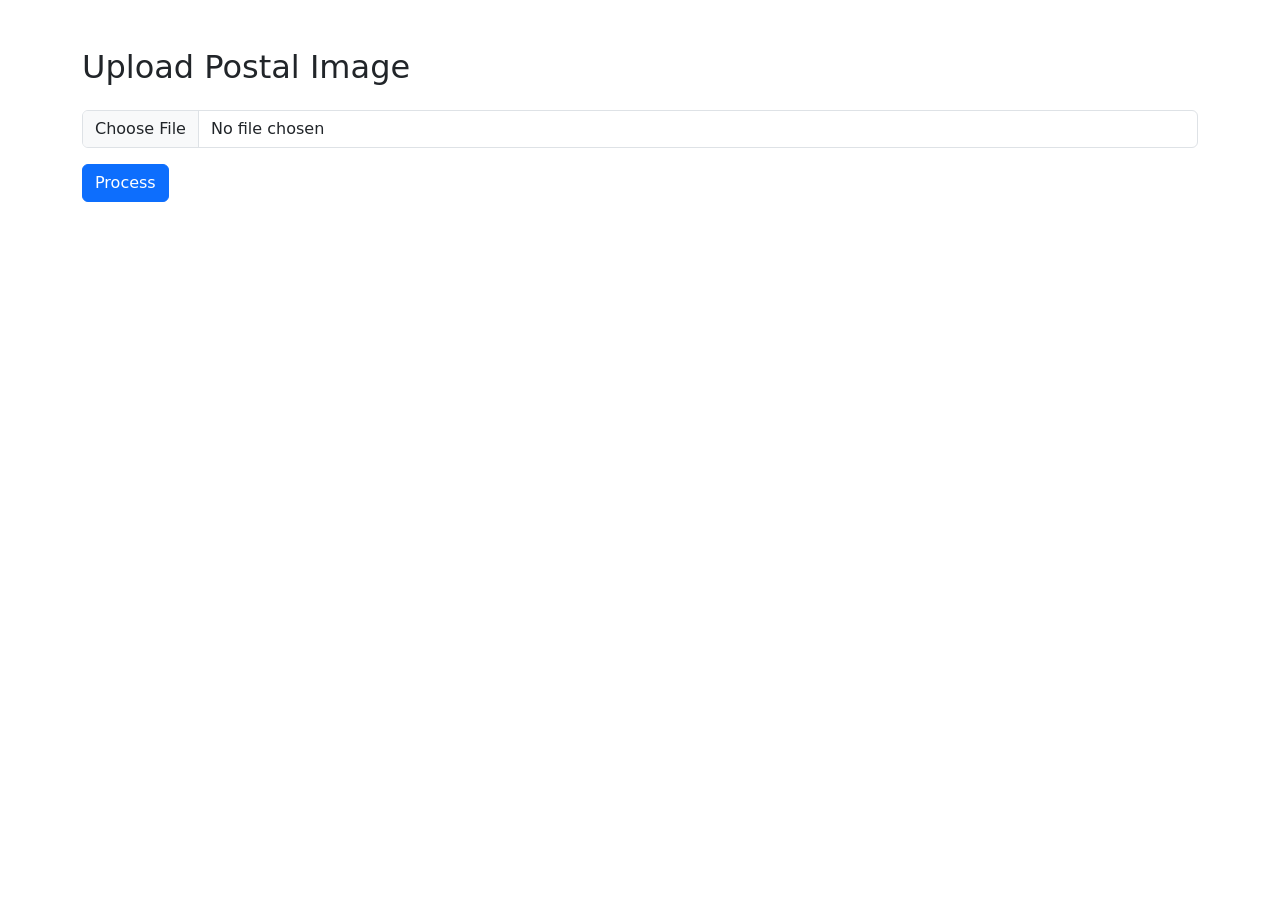
<file: ai_postal_sorting_full/flask_app/templates/index.html>
<!DOCTYPE html>
<html>
<head>
    <title>AI Postal Sorting</title>
    <link href="https://cdn.jsdelivr.net/npm/bootstrap@5.3.3/dist/css/bootstrap.min.css" rel="stylesheet">
</head>
<body class="container py-5">
    <h2 class="mb-4">Upload Postal Image</h2>
    <form method="POST" action="/process" enctype="multipart/form-data" class="mb-4">
        <input class="form-control mb-3" type="file" name="image" required>
        <button type="submit" class="btn btn-primary">Process</button>
    </form>
</body>
</html>
</file>
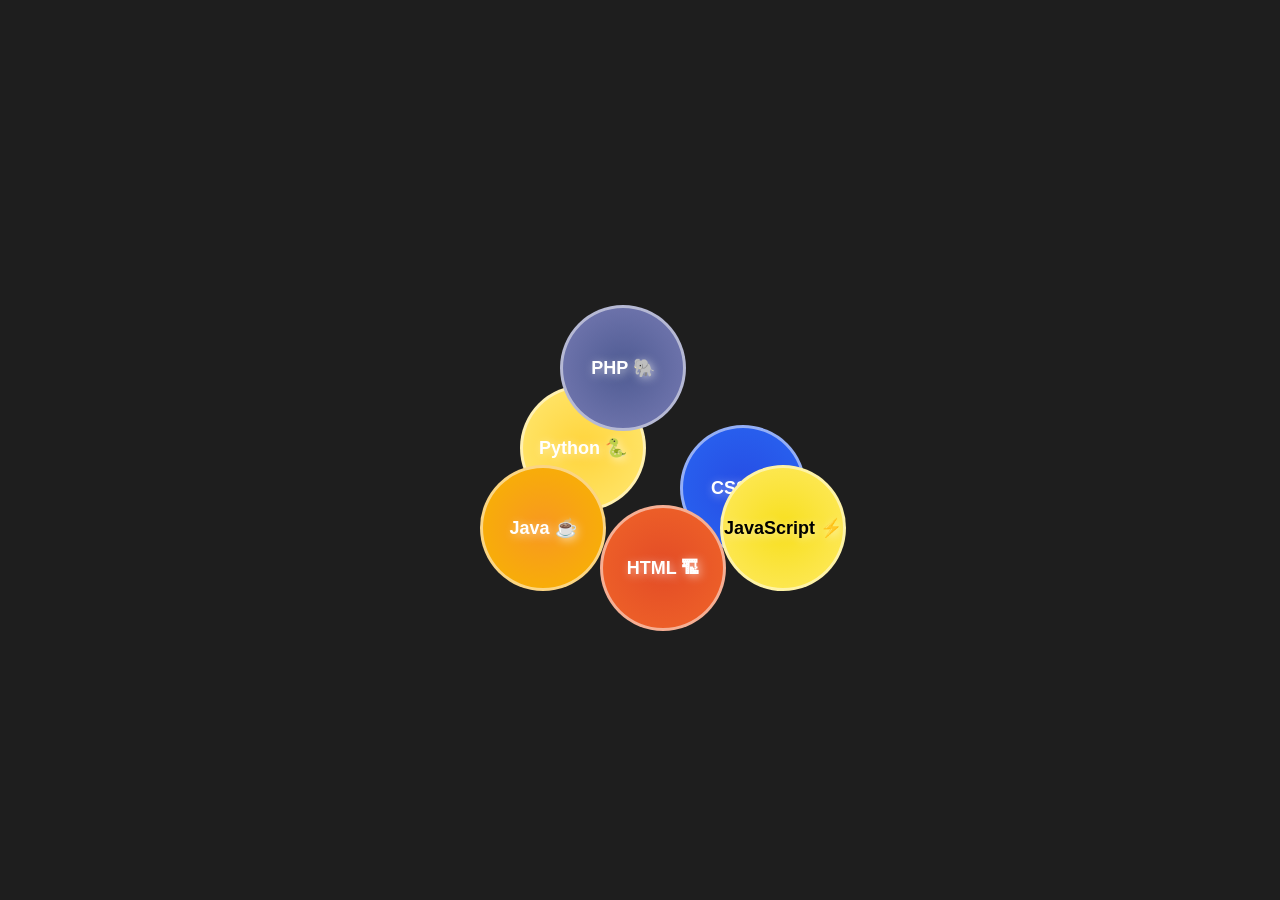
<file: bubbles.html>
<!DOCTYPE html>
<html>
<head>
    <style>
        body {
            background-color: #1e1e1e; /* Dark background for contrast */
            margin: 0;
            overflow: hidden;
            display: flex;
            align-items: center;
            justify-content: center;
            height: 100vh;
        }

        .container {
            position: relative;
            width: 400px;
            height: 400px;
        }

        h2 {
            position: absolute;
            width: 120px;
            height: 120px;
            line-height: 120px;
            text-align: center;
            font-size: 18px;
            font-family: Arial, sans-serif;
            font-weight: bold;
            color: white;
            border-radius: 50%;
            text-shadow: 2px 2px 10px rgba(255, 255, 255, 0.6);
            border: 3px solid rgba(255, 255, 255, 0.5);
            animation-duration: 3s;
            animation-iteration-count: infinite;
            animation-timing-function: linear;
        }

        /* Programming Language Colors */
        #python { background: radial-gradient(circle, #FFD43B, #FFE873); animation: floatCenter1 4s infinite linear; left: 20%; top: 30%; }
        #css { background: radial-gradient(circle, #264de4, #2965f1); animation: floatCenter2 3.5s infinite linear; left: 60%; top: 40%; }
        #html { background: radial-gradient(circle, #e34c26, #f06529); animation: floatCenter3 4.2s infinite linear; left: 40%; top: 60%; }
        #java { background: radial-gradient(circle, #f89820, #f8b500); animation: floatCenter4 3.8s infinite linear; left: 10%; top: 50%; }
        #javascript { background: radial-gradient(circle, #f7df1e, #ffea62); animation: floatCenter5 4.5s infinite linear; left: 70%; top: 50%; color: black; }
        #php { background: radial-gradient(circle, #4f5b93, #777bb3); animation: floatCenter6 3.2s infinite linear; left: 30%; top: 10%; }

        /* Fast Floating Movements - Stay Around the Middle */
        @keyframes floatCenter1 {
            0% { transform: translate(0, 0) scale(1); }
            25% { transform: translate(80px, -60px) scale(1.1); }
            50% { transform: translate(-90px, 70px) scale(0.9); }
            75% { transform: translate(60px, -50px) scale(1.1); }
            100% { transform: translate(0, 0) scale(1); }
        }

        @keyframes floatCenter2 {
            0% { transform: translate(0, 0) scale(1); }
            25% { transform: translate(-70px, 90px) scale(0.9); }
            50% { transform: translate(85px, -60px) scale(1.2); }
            75% { transform: translate(-75px, 80px) scale(1); }
            100% { transform: translate(0, 0) scale(1); }
        }

        @keyframes floatCenter3 {
            0% { transform: translate(0, 0) scale(1); }
            25% { transform: translate(100px, 50px) scale(1.1); }
            50% { transform: translate(-80px, -90px) scale(0.9); }
            75% { transform: translate(60px, 85px) scale(1.2); }
            100% { transform: translate(0, 0) scale(1); }
        }

        @keyframes floatCenter4 {
            0% { transform: translate(0, 0) scale(1); }
            25% { transform: translate(-90px, -100px) scale(1.2); }
            50% { transform: translate(100px, 90px) scale(0.9); }
            75% { transform: translate(-110px, 75px) scale(1.1); }
            100% { transform: translate(0, 0) scale(1); }
        }

        @keyframes floatCenter5 {
            0% { transform: translate(0, 0) scale(1); }
            25% { transform: translate(90px, -110px) scale(0.9); }
            50% { transform: translate(-75px, 100px) scale(1.1); }
            75% { transform: translate(120px, -80px) scale(1.2); }
            100% { transform: translate(0, 0) scale(1); }
        }

        @keyframes floatCenter6 {
            0% { transform: translate(0, 0) scale(1); }
            25% { transform: translate(-100px, 80px) scale(1.2); }
            50% { transform: translate(70px, -90px) scale(0.9); }
            75% { transform: translate(-80px, 100px) scale(1.1); }
            100% { transform: translate(0, 0) scale(1); }
        }

    </style>
</head>

<body>
    <div class="container">
        <h2 id="python">Python 🐍</h2>
        <h2 id="css">CSS 🎨</h2>
        <h2 id="html">HTML 🏗</h2>
        <h2 id="java">Java ☕</h2>
        <h2 id="javascript">JavaScript ⚡</h2>
        <h2 id="php">PHP 🐘</h2>
    </div>
</body>
</html>
</file>
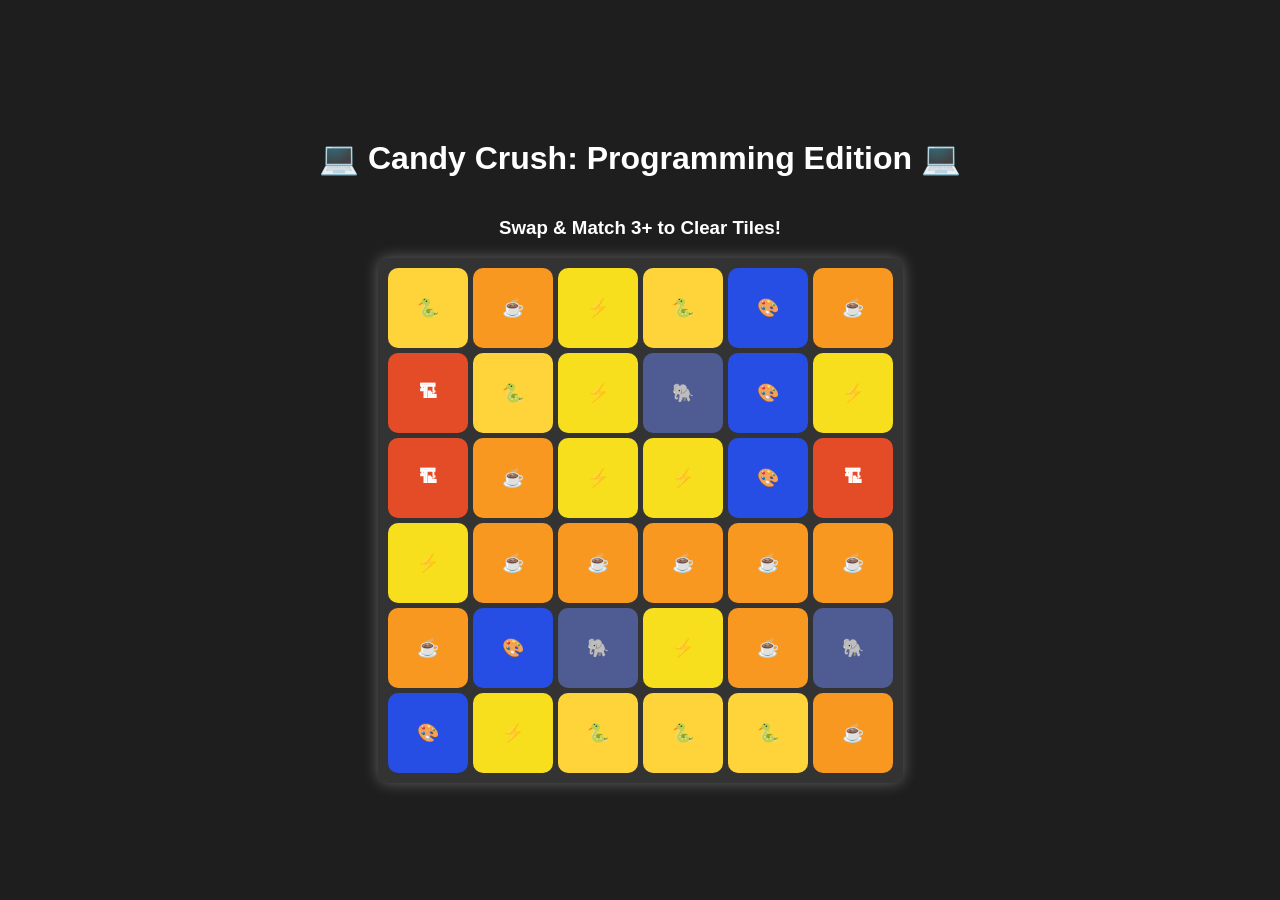
<file: candylite.html>
<!DOCTYPE html>
<html lang="en">
<head>
    <meta charset="UTF-8">
    <meta name="viewport" content="width=device-width, initial-scale=1.0">
    <title>Candy Crush - Programming Edition</title>
    <style>
        body {
            background-color: #1e1e1e;
            display: flex;
            justify-content: center;
            align-items: center;
            flex-direction: column;
            height: 100vh;
            margin: 0;
            color: white;
            font-family: Arial, sans-serif;
            text-align: center;
        }

        .game-container {
            display: grid;
            grid-template-columns: repeat(6, 80px);
            grid-template-rows: repeat(6, 80px);
            gap: 5px;
            background-color: #333;
            padding: 10px;
            border-radius: 10px;
            box-shadow: 0 0 15px rgba(255, 255, 255, 0.3);
        }

        .tile {
            width: 80px;
            height: 80px;
            display: flex;
            align-items: center;
            justify-content: center;
            font-size: 18px;
            font-weight: bold;
            color: white;
            border-radius: 10px;
            cursor: pointer;
            user-select: none;
            transition: transform 0.2s ease-in-out, opacity 0.3s ease-in-out;
        }

        /* Programming Language Colors */
        .python { background: #FFD43B; color: black; }
        .css { background: #264de4; }
        .html { background: #E34C26; }
        .java { background: #F89820; }
        .javascript { background: #F7DF1E; color: black; }
        .php { background: #4F5B93; }

        .hidden {
            opacity: 0;
        }

    </style>
</head>
<body>
    <h1>💻 Candy Crush: Programming Edition 💻</h1>
    <h3>Swap & Match 3+ to Clear Tiles!</h3>
    <div class="game-container" id="gameBoard"></div>

    <script>
        const gridSize = 6;
        const tileTypes = ["python", "css", "html", "java", "javascript", "php"];
        let gameBoard = [];

        const gameContainer = document.getElementById("gameBoard");

        function createTile(type, row, col) {
            let tile = document.createElement("div");
            tile.classList.add("tile", type);
            tile.dataset.row = row;
            tile.dataset.col = col;
            tile.textContent = getEmoji(type);
            tile.addEventListener("dragstart", dragStart);
            tile.addEventListener("dragover", dragOver);
            tile.addEventListener("drop", drop);
            tile.draggable = true;
            return tile;
        }

        function getEmoji(type) {
            const emojis = {
                "python": "🐍",
                "css": "🎨",
                "html": "🏗",
                "java": "☕",
                "javascript": "⚡",
                "php": "🐘"
            };
            return emojis[type];
        }

        function initializeGame() {
            gameBoard = [];
            gameContainer.innerHTML = "";

            for (let row = 0; row < gridSize; row++) {
                let rowArray = [];
                for (let col = 0; col < gridSize; col++) {
                    let type = tileTypes[Math.floor(Math.random() * tileTypes.length)];
                    let tile = createTile(type, row, col);
                    gameContainer.appendChild(tile);
                    rowArray.push(type);
                }
                gameBoard.push(rowArray);
            }
        }

        let selectedTile = null;

        function dragStart(event) {
            selectedTile = event.target;
        }

        function dragOver(event) {
            event.preventDefault();
        }

        function drop(event) {
            let targetTile = event.target;
            let selectedRow = parseInt(selectedTile.dataset.row);
            let selectedCol = parseInt(selectedTile.dataset.col);
            let targetRow = parseInt(targetTile.dataset.row);
            let targetCol = parseInt(targetTile.dataset.col);

            // Check if swap is valid (only adjacent tiles)
            if (
                (Math.abs(selectedRow - targetRow) === 1 && selectedCol === targetCol) ||
                (Math.abs(selectedCol - targetCol) === 1 && selectedRow === targetRow)
            ) {
                swapTiles(selectedTile, targetTile);
                setTimeout(() => {
                    checkMatches();
                }, 200);
            }
        }

        function swapTiles(tile1, tile2) {
            let tempClass = tile1.className;
            tile1.className = tile2.className;
            tile2.className = tempClass;

            let tempText = tile1.textContent;
            tile1.textContent = tile2.textContent;
            tile2.textContent = tempText;
        }

        function checkMatches() {
            let tilesToRemove = [];

            // Check rows for matches
            for (let row = 0; row < gridSize; row++) {
                for (let col = 0; col < gridSize - 2; col++) {
                    let tile1 = document.querySelector(`[data-row="${row}"][data-col="${col}"]`);
                    let tile2 = document.querySelector(`[data-row="${row}"][data-col="${col + 1}"]`);
                    let tile3 = document.querySelector(`[data-row="${row}"][data-col="${col + 2}"]`);
                    if (tile1.className === tile2.className && tile2.className === tile3.className) {
                        tilesToRemove.push(tile1, tile2, tile3);
                    }
                }
            }

            // Check columns for matches
            for (let col = 0; col < gridSize; col++) {
                for (let row = 0; row < gridSize - 2; row++) {
                    let tile1 = document.querySelector(`[data-row="${row}"][data-col="${col}"]`);
                    let tile2 = document.querySelector(`[data-row="${row + 1}"][data-col="${col}"]`);
                    let tile3 = document.querySelector(`[data-row="${row + 2}"][data-col="${col}"]`);
                    if (tile1.className === tile2.className && tile2.className === tile3.className) {
                        tilesToRemove.push(tile1, tile2, tile3);
                    }
                }
            }

            // Remove matched tiles and refill grid
            if (tilesToRemove.length > 0) {
                tilesToRemove.forEach(tile => {
                    tile.classList.add("hidden");
                    setTimeout(() => {
                        tile.className = "tile";
                        tile.textContent = "";
                    }, 300);
                });

                setTimeout(dropNewTiles, 500);
            }
        }

        function dropNewTiles() {
            for (let col = 0; col < gridSize; col++) {
                let emptySpaces = 0;
                for (let row = gridSize - 1; row >= 0; row--) {
                    let tile = document.querySelector(`[data-row="${row}"][data-col="${col}"]`);
                    if (tile.textContent === "") {
                        emptySpaces++;
                    } else if (emptySpaces > 0) {
                        let belowTile = document.querySelector(`[data-row="${row + emptySpaces}"][data-col="${col}"]`);
                        belowTile.className = tile.className;
                        belowTile.textContent = tile.textContent;
                        tile.className = "tile";
                        tile.textContent = "";
                    }
                }

                for (let i = 0; i < emptySpaces; i++) {
                    let tile = document.querySelector(`[data-row="${i}"][data-col="${col}"]`);
                    let newType = tileTypes[Math.floor(Math.random() * tileTypes.length)];
                    tile.className = `tile ${newType}`;
                    tile.textContent = getEmoji(newType);
                }
            }
        }

        initializeGame();
    </script>
</body>
</html>
</file>
